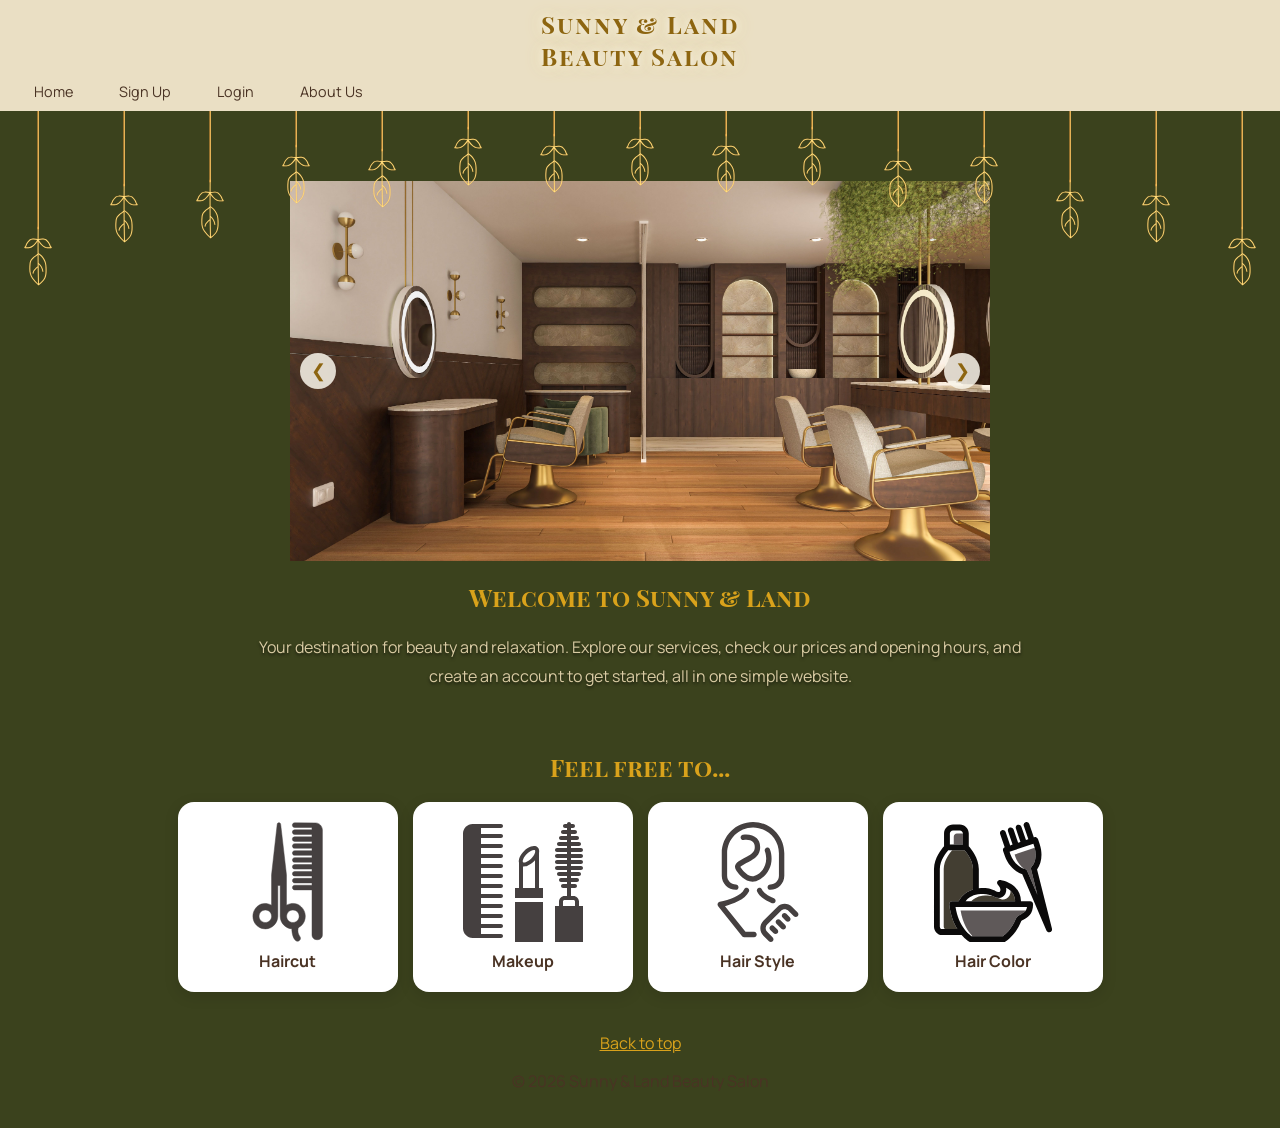
<file: index.html>
<!DOCTYPE html>
<html lang="en">
<head>
  <meta charset="UTF-8">
  <meta name="viewport" content="width=device-width, initial-scale=1.0">
  <title>Sunny &amp; Land Beauty Salon - Home</title>

  <!-- font-family -->
<link rel="preconnect" href="https://fonts.googleapis.com">
<link rel="preconnect" href="https://fonts.gstatic.com" crossorigin>
<link href="https://fonts.googleapis.com/css2?family=Playfair+Display+SC&family=Manrope:wght@400;500;600&display=swap" rel="stylesheet">
<link rel="stylesheet" href="style.css">
</head>

<body id="top">

 <header>
  <h1>Sunny &amp; Land<br>Beauty Salon</h1>
  <nav>
    <a href="index.html">Home</a>
    <a href="signup.html">Sign Up</a>
    <a href="login.html">Login</a>
    <a href="about.html">About Us</a>
  </nav>
</header>

  <main>
<div class="outer-container">
  <div class="inner-container">
    <img src="images/inside-salon.jpg" alt="Salon interior" usemap="#salonmap">
    <img src="images/seat.jpg" alt="Pink salon corner" usemap="#salonmap">
    <img src="images/washing.jpg" alt="Classic salon" usemap="#salonmap">
  </div>
  <map name="salonmap">
  <area shape="rect" coords="175,0,525,380" href="about.html" alt="About Us">
</map>
  <button class="prev">&#10094;</button>
  <button class="next">&#10095;</button>
</div>


    <section id="intro">
      <article>
        <h2>Welcome to Sunny &amp; Land</h2>
<p>
   Your destination for beauty and relaxation. Explore our services,
  check our prices and opening hours, and create an account to get
  started, all in one simple website.
</p>   
   </article>
    </section>

<section id="services">
  <h2>Feel free to...</h2>

  <div class="services-row">
    <div class="service-card">
      <img src="images/haircut-icon.svg" alt="Haircut">
      <span>Haircut</span>
    </div>

    <div class="service-card">
      <img src="images/makeup-icon.svg" alt="Makeup">
      <span>Makeup</span>
    </div>

    <div class="service-card">
      <img src="images/hairstyle-icon.svg" alt="Hair Style">
      <span>Hair Style</span>
    </div>

  <div class="service-card">
      <img src="images/hair-coloring.svg" alt="Hair Color ">
      <span>Hair Color</span>
    </div>
  </div>
</section>

   
  </main>

  <footer>
    <a href="#top">Back to top</a>
    <p>&copy; <span id="year"></span> Sunny &amp; Land Beauty Salon</p>
  </footer>

  <script src="script.js"></script>
  <script>
    document.getElementById("year").textContent = new Date().getFullYear();
  </script>



</body>
</html>
</file>
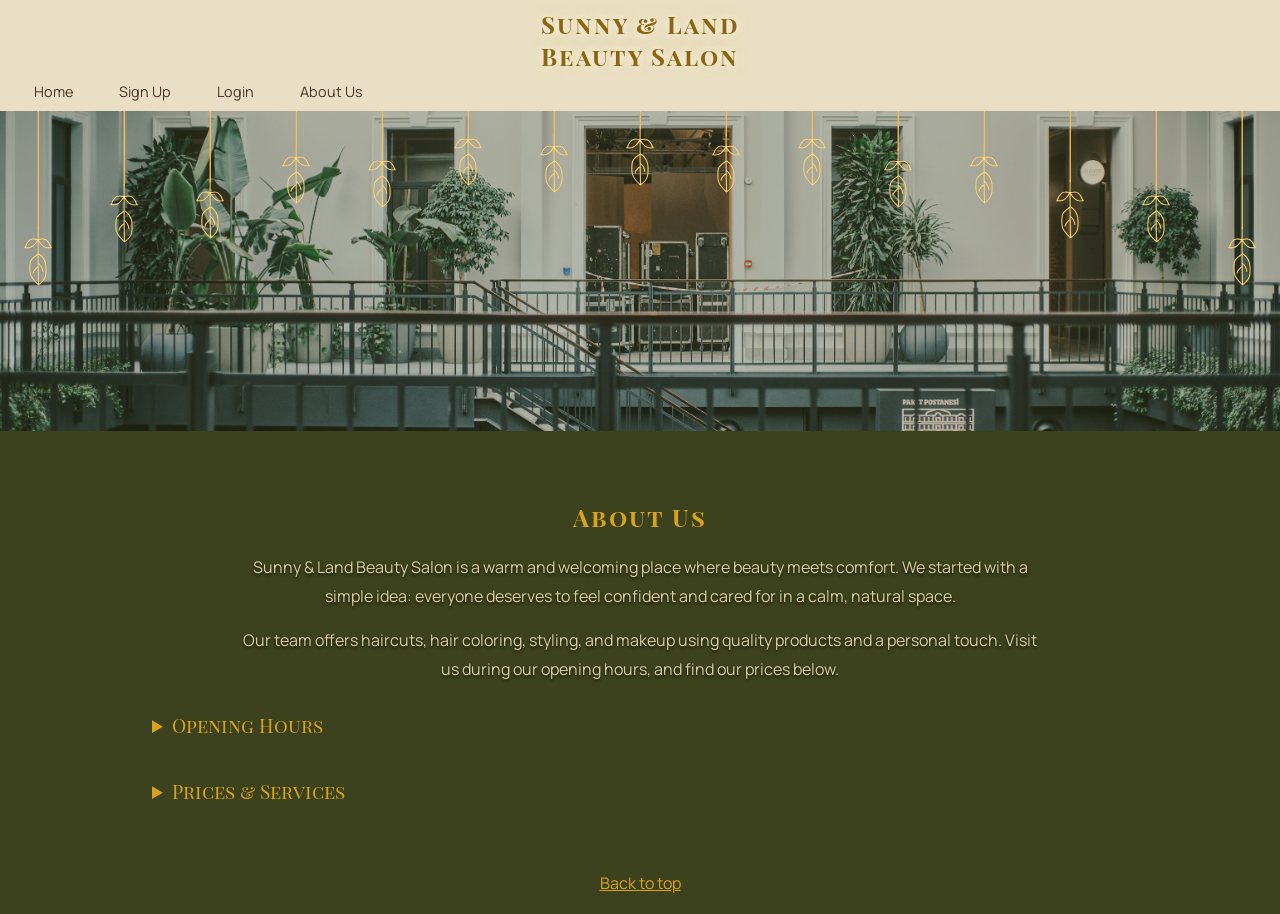
<file: about.html>
<!DOCTYPE html>
<html lang="en">
<head>
  <meta charset="UTF-8">
  <meta name="viewport" content="width=device-width, initial-scale=1.0">
  <title>Sunny &amp; Land Beauty Salon - About Us</title>

  <link rel="preconnect" href="https://fonts.googleapis.com">
  <link rel="preconnect" href="https://fonts.gstatic.com" crossorigin>
  <link href="https://fonts.googleapis.com/css2?family=Playfair+Display+SC&family=Manrope:wght@400;500;600&display=swap" rel="stylesheet">
  <link rel="stylesheet" href="style.css">

  <style>
      .about-image {
      display: block;
      width: 100%;
      height: 320px;
      object-fit: cover;
      opacity: 0.70;
    }

    #about {
      text-align: center;
    }

    #about p {
      max-width: 800px;
      margin: 0 auto 16px;
      line-height: 1.8;
      color: var(--text-soft);
      text-shadow: 0 2px 3px rgba(0, 0, 0, 0.6);
    }
  </style>
</head>

<body id="top">

  <header>
    <h1>Sunny &amp; Land<br>Beauty Salon</h1>
    <nav>
      <a href="index.html">Home</a>
      <a href="signup.html">Sign Up</a>
      <a href="login.html">Login</a>
      <a href="about.html">About Us</a>
    </nav>
  </header>
      <img class="about-image" src="images/salon-outside.jpg" alt="Inside our salon">

  <main>
    <section id="about">

      <article>
        <h2 style="letter-spacing: 2px;">About Us</h2>
        <p>
          Sunny &amp; Land Beauty Salon is a warm and welcoming place where
  beauty meets comfort. We started with a simple idea: everyone
  deserves to feel confident and cared for in a calm, natural space.
        </p>
        <p>
       Our team offers haircuts, hair coloring, styling, and makeup using
  quality products and a personal touch. Visit us during our opening
  hours, and find our prices below.
        </p>
      </article>
    </section>


   <details>
  <summary>Opening Hours</summary>
  <table class="info-table">
    <tr>
      <th>Day</th>
      <th>Sun</th><th>Mon</th><th>Tue</th><th>Wed</th><th>Thu</th><th>Fri</th><th>Sat</th>
    </tr>
    <tr>
      <th>Hours</th>
      <td>10 AM - 9 PM</td><td>10 AM - 9 PM</td><td>10 AM - 9 PM</td>
      <td>10 AM - 9 PM</td><td>10 AM - 9 PM</td>
      <td>2 PM - 10 PM</td><td>2 PM - 10 PM</td>
    </tr>
  </table>
</details>

<details>
  <summary>Prices &amp; Services</summary>
  <table class="info-table">
    <tr>
      <th>Service</th>
      <th>Haircut</th><th>Hair Coloring</th><th>Hair Styling</th><th>Makeup</th>
    </tr>
    <tr>
      <th>Duration</th>
      <td>45 min</td><td>2 hours</td><td>60 min</td><td>60 min</td>
    </tr>
    <tr>
      <th>Price</th>
      <td>100 SAR</td><td>350 SAR</td><td>150 SAR</td><td>200 SAR</td>
    </tr>
  </table>
</details>


  </main>

  <footer>
    <a href="#top">Back to top</a>
  </footer>

  <script src="script.js"></script>
</body>
</html>
</file>
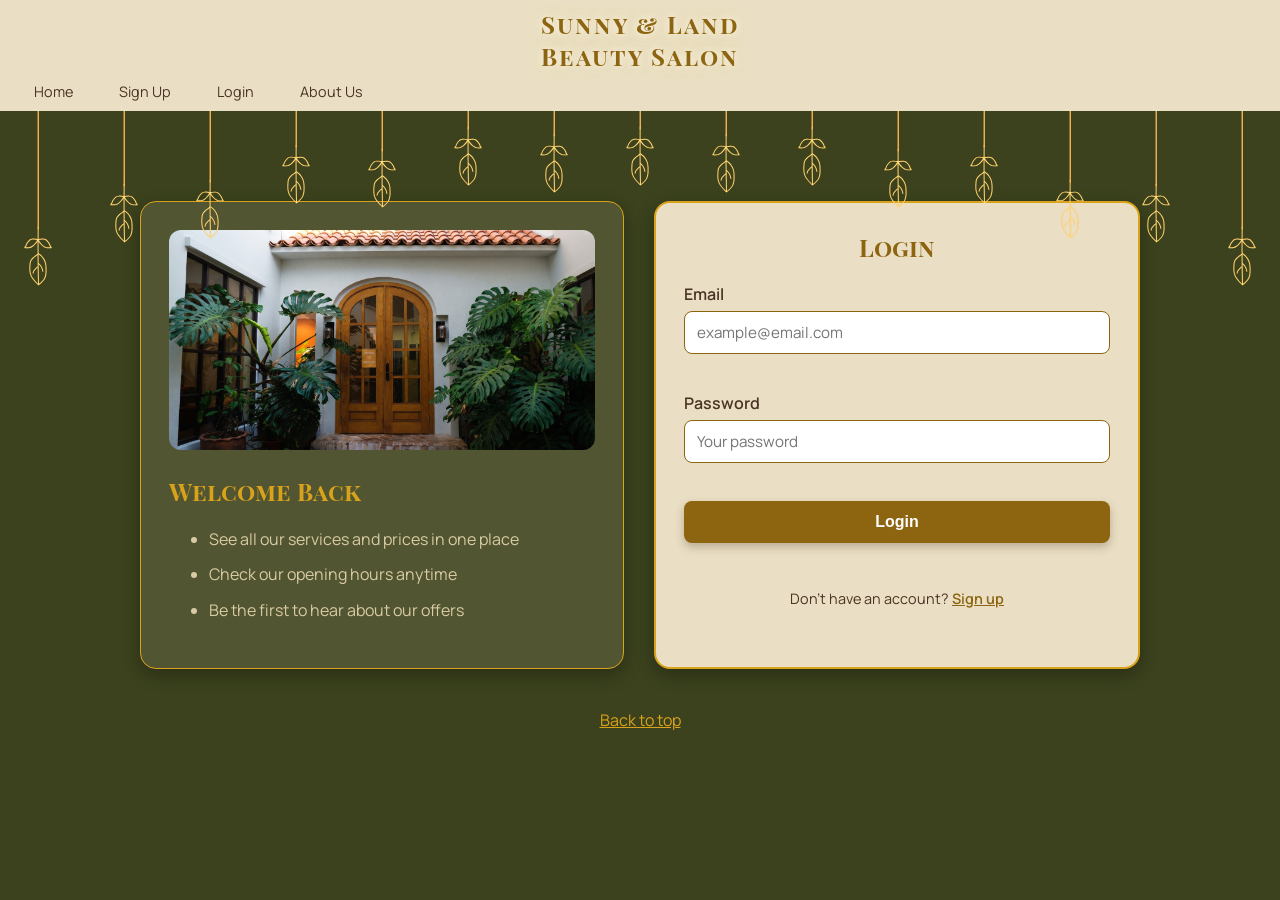
<file: login.html>
<!DOCTYPE html>
<html lang="en">
<head>
    <meta charset="UTF-8">
    <meta name="viewport" content="width=device-width, initial-scale=1.0">
    <title>Sunny &amp; Land Beauty Salon - Login</title>

    <!-- Google fonts -->
    <link rel="preconnect" href="https://fonts.googleapis.com">
    <link rel="preconnect" href="https://fonts.gstatic.com" crossorigin>
    <link href="https://fonts.googleapis.com/css2?family=Playfair+Display+SC&family=Manrope:wght@400;500;600&display=swap" rel="stylesheet">
    <!-- External CSS file -->
    <link rel="stylesheet" href="style.css">
</head>

<body id="top">

    <!-- Header & menu (same on every page) -->
    <header>
        <h1>Sunny &amp; Land<br>Beauty Salon</h1>
        <nav>
            <a href="index.html">Home</a>
            <a href="signup.html">Sign Up</a>
            <a href="login.html">Login</a>
            <a href="about.html">About Us</a>
        </nav>
    </header>

    <main>
        <section id="login" class="auth-container">

            <!-- Left box: picture and list -->
            <article class="auth-side">

                <!-- Image map (the middle of the picture links to about us) -->
                <img src="images/login-page.jpg" alt="Salon entrance door" usemap="#loginMap">
                <map name="loginMap">
                    <area shape="rect" coords="113,0,313,220" href="about.html" alt="About Us" title="About Us">
                </map>

                <h2>Welcome Back</h2>

                <!-- List -->
                <ul class="benefits">
                    <li>See all our services and prices in one place</li>
                    <li>Check our opening hours anytime</li>
                    <li>Be the first to hear about our offers</li>
                </ul>
            </article>

            <!-- Right box: the login form -->
            <article class="auth-card">
                <h2>Login</h2>

                <!-- Form: onsubmit calls our function -->
                <form id="loginForm" novalidate onsubmit="return validateLogin()">

                    <!-- Email field -->
                    <div class="form-group">
                        <label for="loginEmail">Email</label>
                        <input type="email" id="loginEmail" placeholder="example@email.com">
                        <small class="error-text" id="loginEmailError"></small>
                    </div>
                    <!-- Password field -->
                    <div class="form-group">
                        <label for="loginPassword">Password</label>
                        <input type="password" id="loginPassword" placeholder="Your password">
                        <small class="error-text" id="loginPasswordError"></small>
                    </div>

                    <button type="submit" class="btn">Login</button>

                    <!-- This text changes with JavaScript -->
                    <p id="loginMessage" class="form-message"></p>
                </form>

                <p class="switch-page">
                    Don't have an account? <a href="signup.html">Sign up</a>
                </p>
            </article>

        </section>
    </main>

    <footer>
        <a href="#top">Back to top</a>
    </footer>

    <!-- External javascript file-->
    <script src="script.js"></script>

    <!-- Embedded JavaScript (inside the page) -->
    <script>


        // Requirement: Form Validation (runs when the form is submitted)
        function validateLogin() {
        var email = document.getElementById("loginEmail");
        var password = document.getElementById("loginPassword");
        var message = document.getElementById("loginMessage");
        var isValid = true;

        // Clear old errors mesaages
        clearError(email, "loginEmailError");
        clearError(password, "loginPasswordError");
        message.innerHTML = "";

        // Email check
        var emailText = email.value.trim();
        var atPosition = emailText.indexOf("@");
        var dotPosition = emailText.lastIndexOf(".");

        if (emailText == "") {
        showError(email, "loginEmailError", "Please enter your email");
        isValid = false;
        } else if (atPosition < 1 || dotPosition < atPosition + 2 || dotPosition == emailText.length - 1 || emailText.includes(" ")) {
        showError(email, "loginEmailError", "Email is not valid");
        isValid = false;
        }

        // Password check
        if (password.value == "") {
        showError(password, "loginPasswordError", "Please enter your password");
        isValid = false;
        } else if (password.value.length < 8) {
        showError(password, "loginPasswordError", "Password must be at least 8 characters");
        isValid = false;
        }

        // Show a green or a red message under button
        if (isValid) {
        message.innerHTML = "Welcome back! You are logged in.";
        message.style.color = "green";
        } else {
        message.innerHTML = "Please fix the errors above.";
        message.style.color = "#c0392b";
        }

        return false; // stop the page from reloading (static site)
        }
    </script>

</body>
</html>
</file>
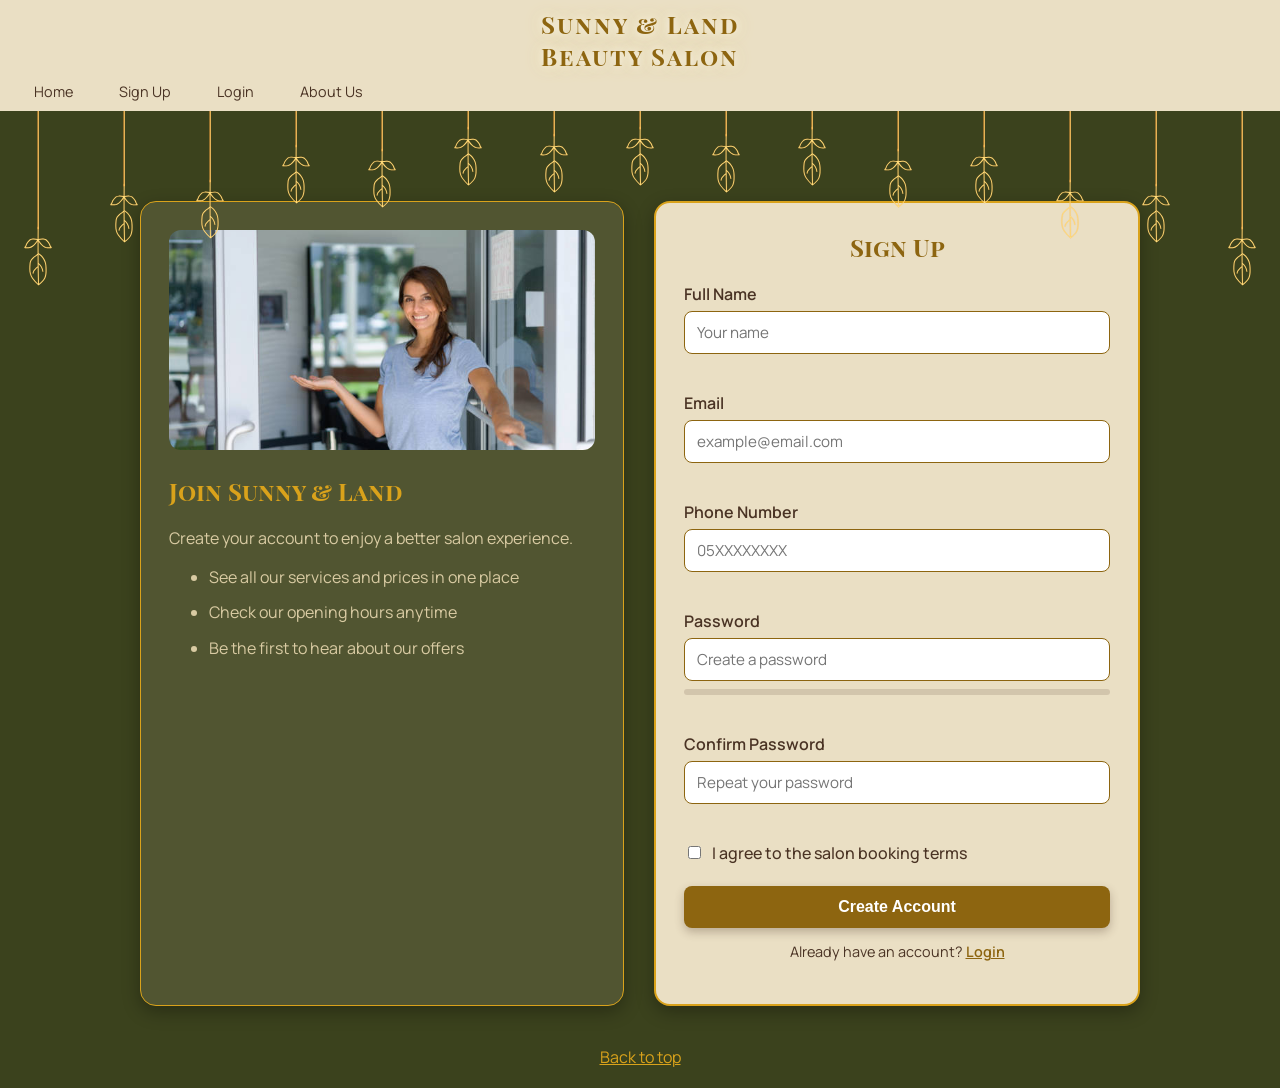
<file: signup.html>
<!DOCTYPE html>
<html lang="en">
<head>
    <meta charset="UTF-8">
    <meta name="viewport" content="width=device-width, initial-scale=1.0">
    <title>Sunny &amp; Land Beauty Salon - Sign Up</title>
    <!-- Google fonts -->
    <link rel="preconnect" href="https://fonts.googleapis.com">
    <link rel="preconnect" href="https://fonts.gstatic.com" crossorigin>
    <link href="https://fonts.googleapis.com/css2?family=Playfair+Display+SC&family=Manrope:wght@400;500;600&display=swap" rel="stylesheet">
    <!-- External CSS file -->
    <link rel="stylesheet" href="style.css">
</head>

<body id="top">

    <!-- Header & menu (same on every page) -->
    <header>
        <h1>Sunny &amp; Land<br>Beauty Salon</h1>
        <nav>
            <a href="index.html">Home</a>
            <a href="signup.html">Sign Up</a>
            <a href="login.html">Login</a>
            <a href="about.html">About Us</a>
        </nav>
    </header>

    <main>
        <section id="signup" class="auth-container">

            <!-- Left box: picture and list -->
            <article class="auth-side">
                <img src="images/signup-welcome.jpg" alt="Welcoming salon team" usemap="#signupMap">
                <map name="signupMap">
                    <area shape="rect" coords="113,0,313,220" href="about.html" alt="About Us" title="About Us">
                </map>
                <h2>Join Sunny &amp; Land</h2>
                <p>Create your account to enjoy a better salon experience.</p>

                <!-- List -->
                <ul class="benefits">
                    <li>See all our services and prices in one place</li>
                    <li>Check our opening hours anytime</li>
                    <li>Be the first to hear about our offers</li>
                </ul>
            </article>

            <!-- Right box: the sign up form -->
            <article class="auth-card">
                <h2>Sign Up</h2>

                <!-- Form: onsubmit calls validateSignup() from script.js -->
                <form id="signupForm" novalidate onsubmit="return validateSignup()">
                    <!-- Name field -->
                    <div class="form-group">
                        <label for="fullName">Full Name</label>
                        <input type="text" id="fullName" placeholder="Your name">
                        <small class="error-text" id="nameError"></small>
                    </div>
                    <!-- Email field -->
                    <div class="form-group">
                        <label for="signupEmail">Email</label>
                        <input type="email" id="signupEmail" placeholder="example@email.com">
                        <small class="error-text" id="signupEmailError"></small>
                    </div>
                    <!-- Phone field -->
                    <div class="form-group">
                        <label for="phone">Phone Number</label>
                        <input type="tel" id="phone" placeholder="05XXXXXXXX">
                        <small class="error-text" id="phoneError"></small>
                    </div>
                    <!-- Password field woth a strength bar that updates while typing  -->
                    <div class="form-group">
                        <label for="signupPassword">Password</label>

                        <input type="password" id="signupPassword" placeholder="Create a password"
                               oninput="checkPasswordStrength()">

                        <div class="strength-bar">
                            <div id="strengthFill"></div>
                        </div>
                        <small id="strengthText" class="strength-text"></small>
                        <small class="error-text" id="signupPasswordError"></small>
                    </div>
                    <!-- Confirm password field -->
                    <div class="form-group">
                        <label for="confirmPassword">Confirm Password</label>
                        <input type="password" id="confirmPassword" placeholder="Repeat your password">
                        <small class="error-text" id="confirmError"></small>
                    </div>
                    <!-- Checkbox -->
                    <div class="form-group checkbox-group">
                        <input type="checkbox" id="terms">
                        <label for="terms">I agree to the salon booking terms</label>
                    </div>
                    <small class="error-text" id="termsError"></small>

                    <button type="submit" class="btn">Create Account</button>
                </form>

                <!-- Welcome card is added here by JavaScript -->
                <div id="welcomeBox"></div>

                <p class="switch-page">
                    Already have an account? <a href="login.html">Login</a>
                </p>
            </article>

        </section>
    </main>

    <footer>
        <a href="#top">Back to top</a>
    </footer>

    <!-- External JavaScript -->
    <script src="script.js"></script>

</body>
</html>
</file>
<file: style.css>
:root {
  --olive: #3B421D;        
  --beige: #EADFC4;        
  --brown: #8D6510;
  --brown-dark: #4a3324;
  --gold: #D9A21B;         
  --text-soft: #D9CBA3;    
}

/* ===== General ===== */
body {
  margin: 0;
  font-family: 'Manrope', sans-serif;
  background-color: var(--olive);
  color: var(--brown-dark);
}

h1, h2 {
  font-family: 'Playfair Display SC', serif;
}

h2 {
  color: var(--gold);
}

main {
  max-width: 1000px;
  margin: 0 auto;
  padding: 50px 20px 20px;
}

/* ===== Intro & Services ===== */
#intro {
  text-align: center;
  margin-bottom: 60px;
}

#services {
  text-align: center;
}

#intro p,
#services p {
  max-width: 800px;
  margin: 0 auto;
  line-height: 1.8;
  color: var(--text-soft);
  text-shadow: 0 2px 3px rgba(0, 0, 0, 0.6);
}

/* Header format */
header {
  position: sticky;
  top: 0;
  z-index: 100;
  background-color: var(--beige);
  padding: 8px 0 0;
}

header h1 {
  position: relative;
  z-index: 0;
  text-align: center;
  font-size: 1.5rem;
  letter-spacing: 2px;
  margin: 0 0 6px;
  color: var(--brown);
  text-shadow: 0 0 8px rgba(255, 255, 255, 0.9),
               0 0 18px rgba(240, 220, 143, 0.9);
}

/* for link format */
nav {
  position: relative;
  z-index: 1;
  display: flex;
  gap: 18px;
  padding: 0 20px;
}

nav a {
  padding: 4px 14px 10px;
  font-size: 0.9rem;
  color: var(--brown-dark);
  text-decoration: none;
  border-radius: 10px;
  transition: background-color 0.25s, box-shadow 0.25s;
}

nav a:hover {
  background-color: rgba(74, 51, 36, 0.12);
  box-shadow: 0 0 0 1px rgba(74, 51, 36, 0.25),
              0 3px 8px rgba(74, 51, 36, 0.25);
}

/* for decoration */
.garland {
  position: absolute;
  top: 100%;
  left: 0;
  width: 100%;
  height: 200px;
  overflow: hidden;
  pointer-events: none;
}

.sprig {
  position: absolute;
  top: 0;
  width: 70px;
  margin-left: -35px;
  background: url("images/sprig.svg") no-repeat center bottom / 70px auto;
}

/* ===== Image slider ===== */
.outer-container {
  position: relative;
  width: 700px;
  margin: 20px auto;
  overflow: hidden;
}

.inner-container {
  display: flex;
  transition: transform 0.6s ease;
}

.inner-container img {
  width: 700px;
  height: 380px;
  object-fit: cover;
  flex-shrink: 0;
}

.prev,
.next {
  position: absolute;
  top: 50%;
  transform: translateY(-50%);
  z-index: 2;
  width: 36px;
  height: 36px;
  padding: 0;
  border: none;
  border-radius: 50%;
  background: rgba(250, 246, 236, 0.85);
  color: var(--brown);
  font-size: 1.1rem;
  cursor: pointer;
}

.prev { left: 10px; }
.next { right: 10px; }

/* ===== Services cards ===== */
.services-row {
  display: flex;
  gap: 15px;
  justify-content: center;
  align-items: stretch;
  flex-wrap: nowrap;
}

.service-card {
  flex: 1;
  max-width: 200px;
  padding: 20px 10px; 
  background: #fff;
  border-radius: 16px;
  box-shadow: 0 4px 15px rgba(0, 0, 0, 0.12);
  text-align: center;
  transition: transform 0.3s ease, box-shadow 0.3s ease;
}

.service-card:hover {
  transform: scale(1.05);
  box-shadow: 0 8px 22px rgba(0, 0, 0, 0.18);
}

.service-card img {
  width: 120px;
  height: 120px;
  display: block;
  margin: 0 auto;
}

.service-card span {
  display: block;
  margin-top: 8px;
  font-weight: bold;
}

/* ===== Footer ===== */
footer {
  text-align: center;
  padding: 20px;
}

footer a {
  color: var(--gold);
}

/* ===== Login & Sign Up ===== */

/* Smooth scroll when "Back to top" is clicked */
html {
    scroll-behavior: smooth;
}

/* Puts the two boxes next to each other */
.auth-container {
    display: flex;
    gap: 30px;
    align-items: stretch;
    flex-wrap: wrap;
    margin-top: 40px;
}

/* Shared look for both boxes */
.auth-side,
.auth-card {
    flex: 1;
    min-width: 280px;
    padding: 28px;
    border-radius: 16px;
    box-shadow: 0 6px 18px rgba(0, 0, 0, 0.3);
}

/* Left box: picture and list */
.auth-side {
    background-color: rgba(234, 223, 196, 0.12);
    border: 1px solid var(--gold);
    color: var(--text-soft);
}

    .auth-side img {
        width: 100%;
        height: 220px;
        object-fit: cover;
        border-radius: 12px;
    }

.benefits li {
    margin-bottom: 10px;
    line-height: 1.6;
}

/* Right box: the form */
.auth-card {
    background-color: var(--beige);
    border: 2px solid var(--gold);
}

    .auth-card h2 {
        margin-top: 0;
        text-align: center;
        color: var(--brown);
    }

/* One field: label, input and error message */
.form-group {
    margin-bottom: 16px;
}

    .form-group label {
        display: block;
        margin-bottom: 6px;
        font-weight: 600;
    }

    .form-group input {
        width: 100%;
        box-sizing: border-box;
        padding: 10px 12px;
        border: 1px solid var(--brown);
        border-radius: 8px;
        font-family: inherit;
        font-size: 0.95rem;
    }

        /* Gold glow when the user clicks inside a field */
        .form-group input:focus {
            outline: none;
            border-color: var(--gold);
            box-shadow: 0 0 0 3px rgba(217, 162, 27, 0.3);
        }

/* Red error message under a field */
.error-text {
    display: block;
    min-height: 18px;
    margin-top: 4px;
    color: #c0392b;
    font-size: 0.8rem;
}

/* Main button */
.btn {
    width: 100%;
    padding: 12px;
    border: none;
    border-radius: 8px;
    background-color: var(--brown);
    color: #fff;
    font-size: 1rem;
    font-weight: 600;
    cursor: pointer;
    box-shadow: 0 4px 10px rgba(74, 51, 36, 0.3);
}

    .btn:hover {
        background-color: var(--brown-dark);
    }

/* Message under the Login button */
.form-message {
    min-height: 20px;
    margin: 12px 0 0;
    text-align: center;
    font-weight: 600;
}

/* "Don't have an account?" link */
.switch-page {
    text-align: center;
    font-size: 0.9rem;
}

    .switch-page a {
        color: var(--brown);
        font-weight: 600;
    }

/* Password strength bar (sign up) */
.strength-bar {
    height: 6px;
    margin-top: 8px;
    border-radius: 3px;
    background-color: rgba(74, 51, 36, 0.15);
    overflow: hidden;
}

#strengthFill {
    width: 0%;
    height: 100%;
    transition: width 0.3s, background-color 0.3s;
}

.strength-text {
    display: block;
    margin-top: 4px;
    font-size: 0.8rem;
    font-weight: 600;
}

/* Checkbox and its text on one line */
.checkbox-group {
    display: flex;
    align-items: center;
    gap: 8px;
    margin-bottom: 0;
}

    .checkbox-group input {
        width: auto;
    }

    .checkbox-group label {
        margin: 0;
        font-weight: 500;
    }

/* Welcome card after signing up */
.welcome-card {
    margin-top: 16px;
    padding: 16px;
    border: 2px dashed #2e7d32;
    border-radius: 12px;
    background-color: #eef7ee;
    text-align: center;
}

    .welcome-card h3 {
        margin: 0 0 6px;
        color: #2e7d32;
    }


/* About: hours & prices tables */
  details {
  max-width: 820px;
  margin: 0 0 16px;
}

details summary {
  padding: 12px;
  font-family: 'Playfair Display SC', serif;
  font-size: 1.2rem;
  color: var(--gold);
  cursor: pointer;
}

.info-table {
  width: 100%;
  border-collapse: collapse;
  table-layout: fixed;
  background: var(--beige);
  color: var(--brown-dark);
}

.info-table th,
.info-table td {
  padding: 10px;
  border: 1px solid var(--brown);
  text-align: center;
}
</file>
